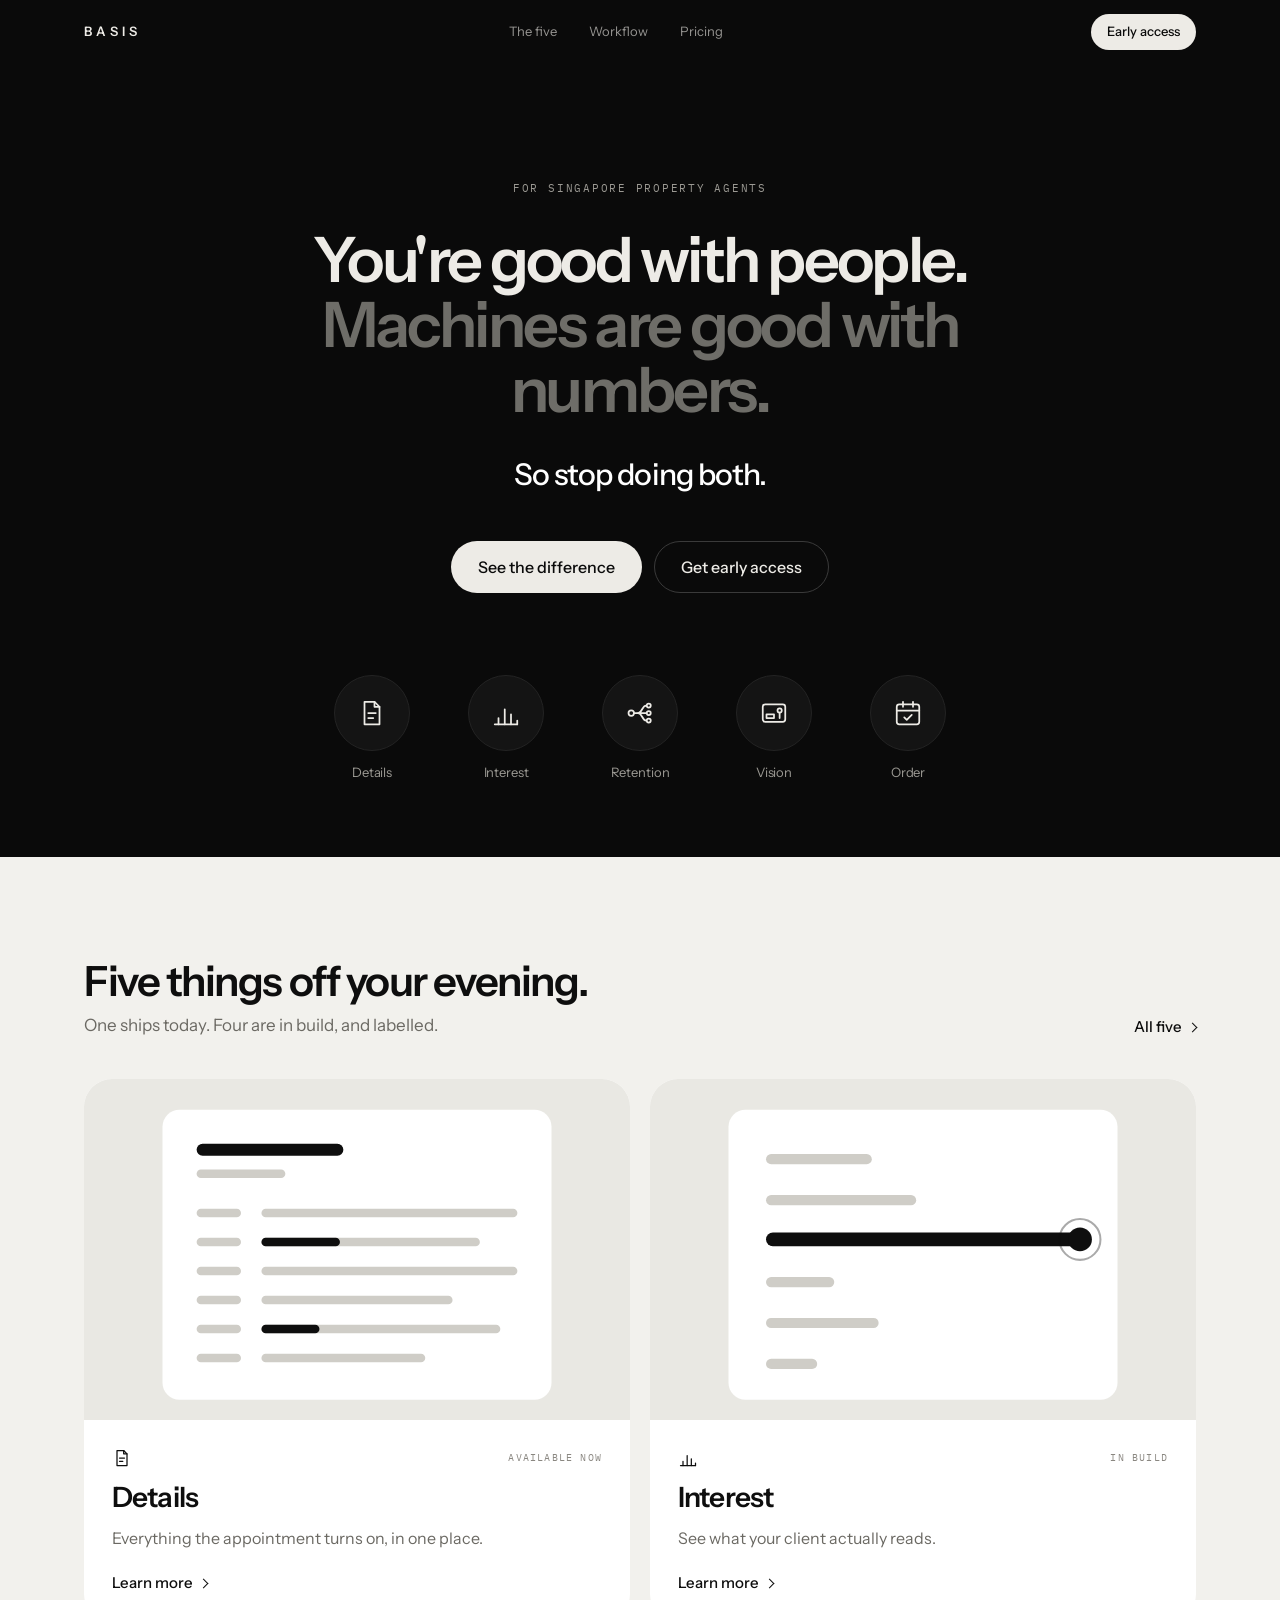
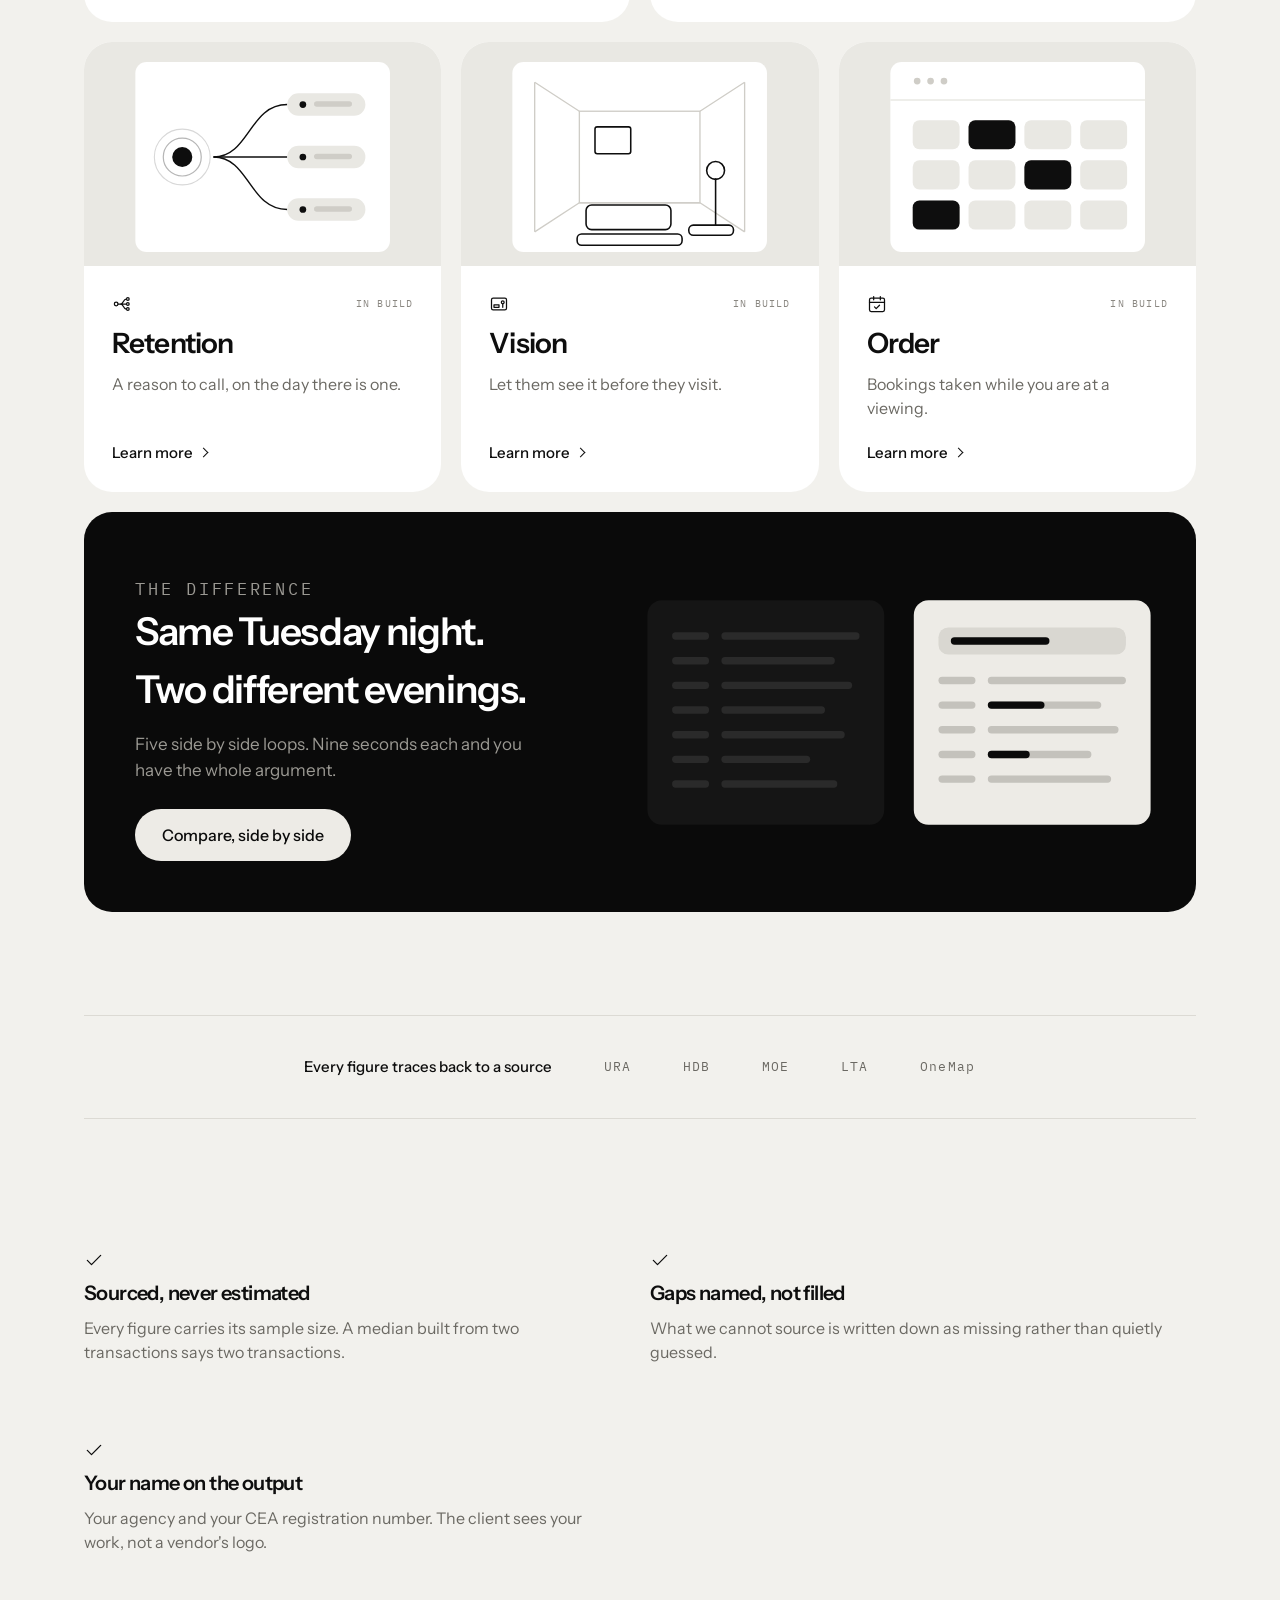
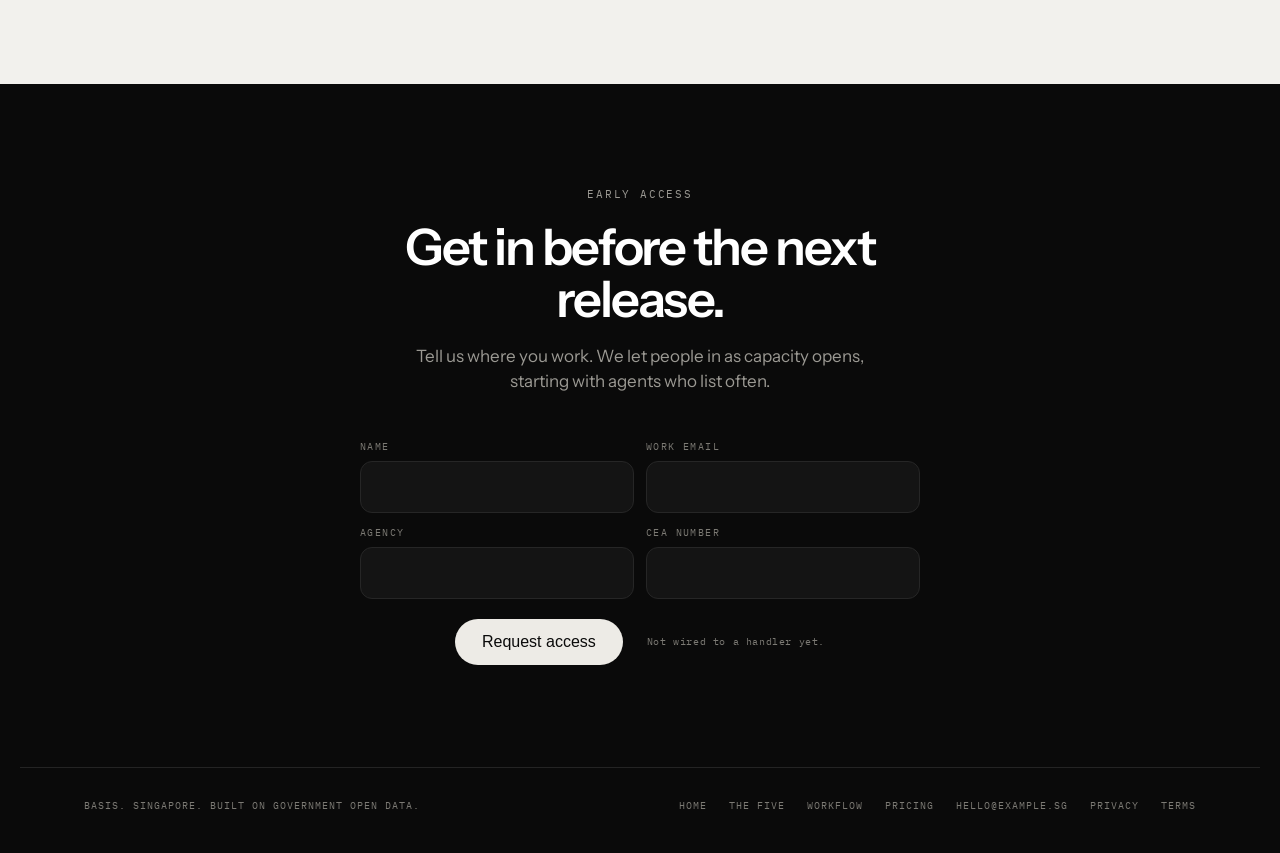
<file: index.html>
<!DOCTYPE html>
<html lang="en-SG">
<head>
<meta charset="utf-8">
<meta name="viewport" content="width=device-width, initial-scale=1">
<title>BASIS</title>
<meta name="description" content="BASIS does the preparation behind property agency in Singapore. Details, interest, retention, vision, order.">
<meta property="og:title" content="BASIS">
<meta property="og:description" content="You're good with people. Machines are good with numbers. So stop doing both.">
<meta property="og:type" content="website">
<link rel="preconnect" href="https://fonts.googleapis.com">
<link rel="preconnect" href="https://fonts.gstatic.com" crossorigin>
<link href="https://fonts.googleapis.com/css2?family=IBM+Plex+Mono:wght@400&family=Instrument+Sans:wght@400;500;600&display=swap" rel="stylesheet">
<style>
:root{
  --paper:#F2F1ED;
  --surface:#FFFFFF;
  --surface-2:#E9E8E3;
  --surface-3:#DEDCD6;
  --ink:#0E0E0E;
  --ink-deep:#0A0A0A;
  --muted:#6B6963;
  --faint:#8A8781;
  --rule:#DCDAD4;
  --rule-soft:#E6E4DF;
  --on-ink:#EDEBE6;
  --on-ink-muted:#9B9993;
  --on-ink-rule:#242424;

  --sans:"Instrument Sans",-apple-system,BlinkMacSystemFont,"Segoe UI",Helvetica,Arial,sans-serif;
  --mono:"IBM Plex Mono",ui-monospace,"SF Mono",Menlo,monospace;

  --gut:clamp(20px,5vw,64px);
  --wide:1240px;
  --nav-h:64px;
  --r:20px;
  --r-lg:28px;
  --r-sm:12px;
}

*{box-sizing:border-box;}
html{-webkit-text-size-adjust:100%;scroll-behavior:smooth;}
body{
  margin:0;background:var(--paper);color:var(--ink);
  font-family:var(--sans);font-size:17px;line-height:1.5;
  -webkit-font-smoothing:antialiased;
}
a{color:inherit;text-decoration:none;}
img,svg{max-width:100%;}
:focus-visible{outline:2px solid var(--ink);outline-offset:3px;border-radius:4px;}
.wrap{max-width:var(--wide);margin:0 auto;padding-left:var(--gut);padding-right:var(--gut);}
.sr{position:absolute;width:1px;height:1px;overflow:hidden;clip:rect(0 0 0 0);white-space:nowrap;}
.label{
  font-family:var(--mono);font-size:.6875rem;letter-spacing:.16em;
  text-transform:uppercase;color:var(--faint);margin:0;
}

/* ---------- nav ---------- */
.nav{
  position:fixed;top:0;left:0;right:0;z-index:80;height:var(--nav-h);
  transition:background .3s,color .3s,border-color .3s;
  border-bottom:1px solid transparent;
}
.nav-in{display:flex;align-items:center;justify-content:space-between;height:var(--nav-h);gap:20px;}
.mark{font-size:.8125rem;font-weight:600;letter-spacing:.3em;text-transform:uppercase;}
.nav-links{display:none;gap:32px;font-size:.8125rem;}
.nav-links a{opacity:.62;transition:opacity .2s;}
.nav-links a:hover,.nav-links a[aria-current="page"]{opacity:1;}
.nav-cta{
  font-size:.8125rem;font-weight:500;padding:8px 16px;border-radius:100px;
  background:var(--ink);color:var(--paper);transition:opacity .2s;white-space:nowrap;
}
.nav-cta:hover{opacity:.82;}
@media(min-width:880px){.nav-links{display:flex;}}
.nav[data-mode="dark"]{color:var(--on-ink);}
.nav[data-mode="dark"] .nav-cta{background:var(--on-ink);color:var(--ink-deep);}
.nav[data-mode="dark"].stuck{background:rgba(10,10,10,.78);backdrop-filter:saturate(160%) blur(16px);border-bottom-color:var(--on-ink-rule);}
.nav[data-mode="light"]{color:var(--ink);background:rgba(242,241,237,.78);backdrop-filter:saturate(160%) blur(16px);border-bottom-color:var(--rule);}

/* ---------- hero ---------- */
.hero{
  background:var(--ink-deep);color:var(--on-ink);
  padding:calc(var(--nav-h) + clamp(58px,10vw,116px)) 0 clamp(40px,5vw,60px);
  text-align:center;
}
.hero .label{color:var(--on-ink-muted);margin-bottom:clamp(20px,3vw,30px);}
h1{
  font-size:clamp(2.05rem,4.9vw,4.05rem);
  line-height:1.04;letter-spacing:-.042em;font-weight:600;
  margin:0 auto;max-width:21ch;
}
h1 .dim{color:#6E6D68;}
.hero-sub{
  font-size:clamp(1.25rem,2.6vw,1.875rem);letter-spacing:-.03em;font-weight:500;
  margin:clamp(20px,3vw,30px) auto 0;color:#fff;
}
.hero-acts{display:flex;flex-wrap:wrap;gap:12px;justify-content:center;margin-top:clamp(30px,4vw,44px);}
.btn{
  display:inline-block;font-size:1rem;font-weight:500;
  padding:13px 26px;border-radius:100px;border:1px solid transparent;
  background:var(--on-ink);color:var(--ink-deep);
  transition:opacity .2s,transform .2s,background .2s,color .2s;
}
.btn:hover{opacity:.85;}
.btn.ghost{background:transparent;color:var(--on-ink);border-color:#3A3A3A;}
.btn.ghost:hover{border-color:var(--on-ink);opacity:1;}
.btn.dark{background:var(--ink);color:var(--paper);}
.btn.dark:hover{opacity:.85;}
.btn.plain{background:transparent;color:var(--ink);border-color:var(--rule);}
.btn.plain:hover{border-color:var(--ink);}

/* ---------- quick tiles ---------- */
.quick{
  background:var(--ink-deep);padding:clamp(10px,2vw,22px) 0 clamp(44px,6vw,68px);
}
.quick-row{
  display:flex;gap:clamp(14px,2.4vw,30px);justify-content:flex-start;
  overflow-x:auto;scroll-snap-type:x mandatory;padding-bottom:6px;
  -ms-overflow-style:none;scrollbar-width:none;
}
.quick-row::-webkit-scrollbar{display:none;}
@media(min-width:820px){.quick-row{justify-content:center;overflow:visible;}}
.quick-tile{
  flex:none;width:104px;scroll-snap-align:center;
  display:flex;flex-direction:column;align-items:center;gap:12px;
  color:var(--on-ink-muted);transition:color .2s;
}
.quick-tile:hover{color:var(--on-ink);}
.quick-ico{
  width:76px;height:76px;border-radius:50%;
  background:#141414;border:1px solid #232323;
  display:grid;place-items:center;transition:background .25s,transform .25s,border-color .25s;
}
.quick-tile:hover .quick-ico{background:#1C1C1C;border-color:#3A3A3A;transform:translateY(-3px);}
.quick-ico svg{width:30px;height:30px;stroke:var(--on-ink);fill:none;stroke-width:1.4;stroke-linecap:round;stroke-linejoin:round;}
.quick-tile span{font-size:.8125rem;letter-spacing:-.01em;}

/* ---------- section shell ---------- */
.sec{padding:clamp(56px,8vw,104px) 0;}
.sec-title{
  font-size:clamp(1.65rem,3.6vw,2.6rem);
  line-height:1.06;letter-spacing:-.035em;font-weight:600;margin:0;
}
.sec-top{
  display:flex;align-items:flex-end;justify-content:space-between;
  gap:16px 24px;flex-wrap:wrap;margin-bottom:clamp(24px,3.4vw,40px);
}
.sec-top p.sub{margin:10px 0 0;color:var(--muted);font-size:1.0625rem;max-width:44ch;}
.more{
  font-size:.9375rem;font-weight:500;white-space:nowrap;
  display:inline-flex;align-items:center;gap:7px;
}
.more::after{content:"";width:6px;height:6px;border-right:1.5px solid currentColor;border-bottom:1.5px solid currentColor;transform:rotate(-45deg);transition:transform .2s;}
.more:hover::after{transform:rotate(-45deg) translate(2px,2px);}

/* ---------- cards ---------- */
.cards{display:grid;gap:clamp(14px,1.8vw,20px);}
@media(min-width:720px){.cards{grid-template-columns:repeat(2,1fr);}}
@media(min-width:1040px){
  .cards{grid-template-columns:repeat(6,1fr);}
  .card{grid-column:span 2;}
  .card.wide{grid-column:span 3;}
}
.card{
  background:var(--surface);border-radius:var(--r-lg);overflow:hidden;
  display:flex;flex-direction:column;
  transition:transform .35s cubic-bezier(.2,.7,.2,1),box-shadow .35s;
}
.card:hover{transform:translateY(-4px);box-shadow:0 18px 40px -24px rgba(10,10,10,.35);}
.card-art{
  background:var(--surface-2);aspect-ratio:16/10;position:relative;overflow:hidden;
}
.card-art svg{position:absolute;inset:0;width:100%;height:100%;transition:transform .5s cubic-bezier(.2,.7,.2,1);}
.card:hover .card-art svg{transform:scale(1.035);}
.card-body{padding:clamp(20px,2.4vw,28px);display:flex;flex-direction:column;flex:1;gap:8px;}
.card-meta{display:flex;align-items:center;gap:10px;}
.card-ico{width:20px;height:20px;stroke:var(--ink);fill:none;stroke-width:1.5;stroke-linecap:round;stroke-linejoin:round;flex:none;}
.card-state{
  font-family:var(--mono);font-size:.625rem;letter-spacing:.12em;text-transform:uppercase;
  color:var(--faint);margin-left:auto;
}
.card h3{margin:0;font-size:clamp(1.375rem,2.2vw,1.75rem);letter-spacing:-.03em;font-weight:600;}
.card p{margin:0;color:var(--muted);font-size:1rem;flex:1;}
.card .more{margin-top:14px;}

/* dark promo card */
.promo{
  margin-top:clamp(14px,1.8vw,20px);
  background:var(--ink-deep);color:var(--on-ink);border-radius:var(--r-lg);
  overflow:hidden;display:grid;gap:0;
}
@media(min-width:860px){.promo{grid-template-columns:minmax(0,1fr) minmax(0,1.15fr);align-items:center;}}
.promo-txt{padding:clamp(28px,4vw,52px);}
.promo h3{margin:0;font-size:clamp(1.6rem,3.2vw,2.4rem);letter-spacing:-.035em;font-weight:600;color:#fff;max-width:16ch;}
.promo p{margin:14px 0 0;color:#9B9993;font-size:1.0625rem;max-width:40ch;}
.promo .btn{margin-top:26px;}
.promo-art{padding:clamp(20px,3vw,40px);}
.promo-art svg{width:100%;height:auto;display:block;}

/* ---------- strip ---------- */
.strip{
  border-top:1px solid var(--rule);border-bottom:1px solid var(--rule);
  padding:clamp(26px,3.4vw,40px) 0;
  display:flex;flex-wrap:wrap;align-items:center;justify-content:center;
  gap:14px clamp(22px,4vw,52px);text-align:center;
}
.strip b{font-weight:500;font-size:.9375rem;}
.strip span{font-family:var(--mono);font-size:.8125rem;letter-spacing:.1em;color:var(--muted);}

/* ---------- masthead for inner views ---------- */
.masthead{
  background:var(--ink-deep);color:var(--on-ink);text-align:center;
  padding:calc(var(--nav-h) + clamp(58px,8vw,96px)) 0 clamp(48px,7vw,80px);
}
.masthead .label{color:var(--on-ink-muted);}
.masthead h2{
  font-size:clamp(2rem,5vw,3.75rem);line-height:1.03;letter-spacing:-.042em;
  font-weight:600;margin:clamp(18px,2.6vw,28px) auto 0;max-width:18ch;color:#fff;
}
.masthead h2 .dim{color:#6E6D68;}
.masthead .stand{margin:clamp(18px,2.4vw,26px) auto 0;color:#9B9993;max-width:56ch;font-size:1.0625rem;}
.masthead .hero-acts{margin-top:clamp(26px,3.4vw,38px);}

/* ---------- feature detail ---------- */
.detail{padding:clamp(48px,7vw,92px) 0;border-bottom:1px solid var(--rule);}
.detail:target{scroll-margin-top:var(--nav-h);}
.detail-head{display:flex;align-items:center;gap:14px;flex-wrap:wrap;}
.detail-ico{width:26px;height:26px;stroke:var(--ink);fill:none;stroke-width:1.5;stroke-linecap:round;stroke-linejoin:round;}
.detail h2{
  font-size:clamp(2.5rem,8vw,6rem);line-height:.94;letter-spacing:-.05em;
  font-weight:600;margin:clamp(16px,2.4vw,26px) 0 0;text-transform:uppercase;
}
.detail .lead{
  font-size:clamp(1.25rem,2.6vw,1.875rem);line-height:1.14;letter-spacing:-.03em;
  margin:0;max-width:22ch;font-weight:500;
}
.detail-copy{display:grid;gap:clamp(18px,2.4vw,32px);margin-top:clamp(20px,2.6vw,32px);align-items:start;}
@media(min-width:860px){.detail-copy{grid-template-columns:minmax(0,1fr) minmax(0,1.15fr);gap:clamp(40px,6vw,90px);}}
.detail-visual{margin-top:clamp(28px,3.6vw,48px);}
.detail p.body{margin:0;color:var(--muted);font-size:1.0625rem;max-width:52ch;}
.detail p.body + p.body{margin-top:14px;}
.detail p.body b{color:var(--ink);font-weight:600;}
.note{font-family:var(--mono);font-size:.6875rem;letter-spacing:.06em;color:var(--faint);margin:16px 0 0;line-height:1.7;}

.panel{background:var(--surface);border-radius:var(--r);overflow:hidden;}
.panel-art{background:var(--surface-2);aspect-ratio:16/10;position:relative;}
.detail-visual .panel-art{aspect-ratio:20/7;}
@media(max-width:700px){.detail-visual .panel-art{aspect-ratio:16/11;}}
.panel-art svg{position:absolute;inset:0;width:100%;height:100%;}
.panel-list{list-style:none;margin:0;padding:6px 0;}
@media(min-width:760px){.panel-list{display:grid;grid-template-columns:1fr 1fr;column-gap:0;padding:0;}
.panel-list li:nth-child(2){border-top:0;}
.panel-list li:nth-child(odd){border-right:1px solid var(--rule-soft);}}
.panel-list li{
  display:grid;grid-template-columns:2.4rem 1fr;gap:4px 12px;align-items:baseline;
  padding:12px clamp(18px,2.2vw,24px);border-top:1px solid var(--rule-soft);
}
.panel-list li:first-child{border-top:0;}
.panel-list .n{font-family:var(--mono);font-size:.6875rem;color:var(--faint);}
.panel-list .t{font-size:.9375rem;font-weight:500;}
.panel-list .d{grid-column:2;color:var(--muted);font-size:.875rem;margin:0;}
.panel-list .fig{grid-column:2;font-family:var(--mono);font-size:.75rem;}
.panel-list .fig:empty{display:none;}

/* readout */
.readout{background:var(--surface);border-radius:var(--r);padding:clamp(18px,2.2vw,26px);}
.readout-top{display:flex;justify-content:space-between;align-items:center;gap:12px;padding-bottom:14px;border-bottom:1px solid var(--rule-soft);}
.rrow{display:grid;grid-template-columns:1fr;gap:6px;padding:11px 0;border-bottom:1px solid var(--rule-soft);}
@media(min-width:520px){.rrow{grid-template-columns:13ch 1fr 8ch;gap:16px;align-items:center;}}
.rname{font-size:.9375rem;color:var(--muted);}
.rtrack{height:4px;background:var(--surface-3);border-radius:100px;position:relative;overflow:hidden;}
.rfill{position:absolute;left:0;top:0;bottom:0;width:0;background:var(--ink);border-radius:100px;transition:width 1.1s cubic-bezier(.22,.75,.2,1);}
.rcount{font-family:var(--mono);font-size:.75rem;color:var(--faint);}
@media(min-width:520px){.rcount{text-align:right;}}
.readout.played .rfill{width:var(--w);}
.rrow.key .rname,.rrow.key .rcount{color:var(--ink);font-weight:500;}
.rrow:last-of-type{border-bottom:0;}
.verdict{padding-top:18px;border-top:1px solid var(--rule-soft);opacity:0;transform:translateY(5px);transition:opacity .6s .85s,transform .6s .85s;}
.readout.played .verdict{opacity:1;transform:none;}
.verdict p{margin:0;font-size:1rem;max-width:44ch;}
.verdict .sub{margin-top:8px;color:var(--muted);font-size:.8125rem;font-family:var(--mono);}
.play{
  font:inherit;font-family:var(--mono);font-size:.625rem;letter-spacing:.14em;text-transform:uppercase;
  background:var(--surface-2);border:0;color:var(--muted);padding:7px 13px;border-radius:100px;cursor:pointer;
}
.play:hover{color:var(--ink);}
.readout.played .play{opacity:.45;}

.ticks{list-style:none;margin:0;padding:0;}
@media(min-width:760px){.ticks{display:grid;grid-template-columns:repeat(3,1fr);gap:0 clamp(24px,3vw,44px);}
.ticks li{border-top:1px solid var(--rule);}}
.ticks li{
  display:grid;grid-template-columns:22px 1fr;gap:4px 12px;align-items:start;
  padding:14px 0;border-top:1px solid var(--rule);
}
.ticks li:first-child{border-top:0;}
.ticks svg{width:18px;height:18px;stroke:var(--ink);fill:none;stroke-width:1.6;stroke-linecap:round;stroke-linejoin:round;margin-top:3px;}
.ticks .t{font-size:1rem;font-weight:500;}
.ticks .d{grid-column:2;margin:4px 0 0;color:var(--muted);font-size:.9375rem;}

/* ---------- workflow ---------- */
.compare{padding:clamp(44px,6vw,84px) 0;border-bottom:1px solid var(--rule);}
.compare:target{scroll-margin-top:var(--nav-h);}
.compare-head{display:flex;align-items:center;gap:14px;flex-wrap:wrap;}
.compare h3{
  font-size:clamp(2rem,5.4vw,3.6rem);line-height:.95;letter-spacing:-.045em;
  font-weight:600;text-transform:uppercase;margin:clamp(12px,1.8vw,20px) 0 0;
}
.compare-line{font-size:clamp(1.0625rem,1.9vw,1.375rem);letter-spacing:-.02em;margin:14px 0 0;max-width:42ch;color:var(--muted);}
.panes{display:grid;gap:clamp(14px,1.8vw,20px);margin-top:clamp(24px,3vw,38px);}
@media(min-width:840px){.panes{grid-template-columns:1fr 1fr;}}
.pane{background:var(--surface);border-radius:var(--r);overflow:hidden;padding:clamp(18px,2.2vw,24px);}
.pane.with{background:var(--ink-deep);color:var(--on-ink);}
.pane-top{display:flex;justify-content:space-between;align-items:baseline;gap:12px;margin-bottom:16px;}
.pane h4{margin:0;font-size:1rem;font-weight:600;letter-spacing:-.015em;}
.pane.without h4{color:var(--muted);}
.pane .label{color:var(--faint);}
.pane.with .label{color:#5F5D58;}
.pane p.cap{margin:18px 0 0;color:var(--muted);font-size:.9375rem;max-width:40ch;}
.pane.with p.cap{color:#9B9993;}
.stage{position:relative;overflow:hidden;aspect-ratio:16/10;background:var(--surface-2);border-radius:var(--r-sm);}
.pane.with .stage{background:#141414;}
.stage-in{position:absolute;inset:0;padding:16px 18px;display:flex;flex-direction:column;}
.stage-hd{
  font-family:var(--mono);font-size:.625rem;letter-spacing:.12em;text-transform:uppercase;
  color:var(--faint);display:flex;justify-content:space-between;gap:10px;
  padding-bottom:10px;border-bottom:1px solid var(--surface-3);
}
.pane.with .stage-hd{color:#5F5D58;border-bottom-color:#232323;}
.stage-body{flex:1;min-height:0;position:relative;display:flex;flex-direction:column;justify-content:center;gap:7px;padding:12px 0 2px;}
.stage svg{position:absolute;left:0;top:0;width:100%;height:100%;display:block;}
.ln{height:7px;background:var(--surface-3);border-radius:100px;}
.pane.with .ln{background:#242424;}
.ln.hi{background:var(--ink);}
.pane.with .ln.hi{background:var(--on-ink);}
.rowline{display:flex;align-items:center;gap:10px;min-height:14px;}
.rowline .tag{
  font-family:var(--mono);font-size:.5625rem;letter-spacing:.1em;color:var(--faint);
  width:9ch;flex:none;text-transform:uppercase;white-space:nowrap;
}
.pane.with .rowline .tag{color:#6B6963;}
.rowline .bar-t{flex:1;height:4px;background:var(--surface-3);border-radius:100px;position:relative;overflow:hidden;}
.pane.with .rowline .bar-t{background:#242424;}
.rowline .bar-f{position:absolute;left:0;top:0;bottom:0;width:0;background:var(--ink);border-radius:100px;}
.pane.with .rowline .bar-f{background:var(--on-ink);}
.qm{font-family:var(--mono);font-size:.625rem;color:var(--faint);width:2ch;flex:none;text-align:right;}
.pane.with .qm{color:#6B6963;}
.chip{
  font-family:var(--mono);font-size:.5625rem;letter-spacing:.1em;text-transform:uppercase;
  background:var(--surface-3);padding:4px 8px;border-radius:100px;color:var(--muted);
}
.pane.with .chip{background:#232323;color:var(--on-ink-muted);}
.stage-list{position:relative;display:flex;flex-direction:column;gap:7px;}
.marker{position:absolute;left:-6px;right:-6px;top:-4px;height:21px;border-radius:6px;background:rgba(14,14,14,.08);pointer-events:none;}
.addr{display:flex;align-items:center;gap:8px;background:var(--surface);border-radius:8px;padding:8px 10px;margin-bottom:12px;}
.pane.with .addr{background:#1B1B1B;}
.addr .ln{height:6px;}
.caret{width:1px;height:12px;background:var(--ink);flex:none;}
.pane.with .caret{background:var(--on-ink);}
.track{height:4px;background:var(--surface-3);border-radius:100px;position:relative;margin-top:16px;overflow:hidden;}
.pane.with .track{background:#242424;}
.track i{position:absolute;left:0;top:0;bottom:0;background:var(--ink);border-radius:100px;}
.pane.with .track i{background:var(--on-ink);}
.slot{display:flex;align-items:center;gap:10px;}
.slot .cell{flex:1;height:16px;background:var(--surface-3);border-radius:6px;position:relative;overflow:hidden;}
.pane.with .slot .cell{background:#232323;}
.slot .cell i{position:absolute;left:0;top:0;bottom:0;width:66%;background:var(--ink);border-radius:6px;}
.pane.with .slot .cell i{background:var(--on-ink);}
.st-rule{stroke:#CFCDC7;stroke-width:1;fill:none;}
.pane.with .st-rule{stroke:#2C2C2C;}
.st-line{stroke:#0E0E0E;stroke-width:1.4;fill:none;}
.pane.with .st-line{stroke:#EDEBE6;}

/* workflow animation, 9s loop, only while visible */
.compare .anim{animation-duration:9s;animation-iteration-count:infinite;animation-play-state:paused;}
.compare.live .anim{animation-play-state:running;}
.a-rv{clip-path:inset(0 0 100% 0);}
.compare.live .a-rv{animation-name:revealSlow;}
@keyframes revealSlow{0%{clip-path:inset(0 0 100% 0);}86%,100%{clip-path:inset(0 0 0 0);}}
.a-rv-fast{clip-path:inset(0 0 100% 0);}
.compare.live .a-rv-fast{animation-name:revealFast;}
@keyframes revealFast{0%,14%{clip-path:inset(0 0 100% 0);}30%,100%{clip-path:inset(0 0 0 0);}}
.s8{animation-timing-function:steps(8,end);}
.s6{animation-timing-function:steps(6,end);}
.s4{animation-timing-function:steps(4,end);}
.s3{animation-timing-function:steps(3,end);}
.a-type{width:8%;}
.compare.live .a-type{animation-name:typeIn;animation-timing-function:steps(14,end);}
@keyframes typeIn{0%{width:6%;}12%,100%{width:64%;}}
.compare.live .a-caret{animation-name:caret;animation-duration:1.1s;animation-timing-function:steps(2,end);}
@keyframes caret{0%{opacity:1;}50%{opacity:0;}100%{opacity:1;}}
.compare.live .a-wander{animation-name:wander;animation-timing-function:steps(1,end);}
@keyframes wander{
  0%{transform:translateY(0);}13%{transform:translateY(300%);}
  26%{transform:translateY(100%);}39%{transform:translateY(600%);}
  52%{transform:translateY(200%);}65%{transform:translateY(500%);}
  78%{transform:translateY(700%);}91%,100%{transform:translateY(400%);}
}
.a-grow{width:0;}
.compare.live .a-grow{animation-name:grow;animation-timing-function:cubic-bezier(.22,.75,.2,1);}
@keyframes grow{0%,16%{width:0;}44%,92%{width:var(--w);}100%{width:0;}}
.compare.live .a-fade{animation-name:fadeQuiet;animation-timing-function:ease-in-out;}
@keyframes fadeQuiet{0%,6%{opacity:1;}70%,90%{opacity:.14;}100%{opacity:1;}}
.compare.live .a-months{animation-name:months;animation-timing-function:linear;}
@keyframes months{0%,6%{width:2%;}90%{width:100%;}100%{width:2%;}}
.compare.live .a-pulse{animation-name:pulse;animation-timing-function:ease-in-out;}
@keyframes pulse{0%,100%{opacity:.3;}8%{opacity:1;}26%,88%{opacity:.78;}}
.a-draw{stroke-dasharray:var(--len,320);stroke-dashoffset:var(--len,320);}
.compare.live .a-draw{animation-name:draw;animation-timing-function:ease-out;}
@keyframes draw{0%,12%{stroke-dashoffset:var(--len,320);}48%,90%{stroke-dashoffset:0;}100%{stroke-dashoffset:var(--len,320);}}
.compare.live .a-spin{animation-name:spin;transform-origin:50% 62%;animation-timing-function:ease-in-out;}
@keyframes spin{0%,44%{transform:rotate(0deg);}76%,90%{transform:rotate(-7deg);}100%{transform:rotate(0deg);}}

/* ---------- pricing ---------- */
.tiers{display:grid;gap:clamp(14px,1.8vw,20px);}
@media(min-width:880px){.tiers{grid-template-columns:repeat(3,1fr);}}
.tier{background:var(--surface);border-radius:var(--r-lg);padding:clamp(24px,3vw,34px);display:flex;flex-direction:column;}
.tier.feature{background:var(--ink-deep);color:var(--on-ink);}
.tier.feature .label{color:var(--on-ink-muted);}
.tier h3{margin:14px 0 0;font-size:1.625rem;font-weight:600;letter-spacing:-.03em;text-transform:uppercase;}
.tier h3[data-slot]{color:var(--faint);text-transform:none;font-size:1.125rem;}
.tier .price{font-family:var(--mono);font-size:.75rem;letter-spacing:.06em;color:var(--faint);margin:12px 0 22px;}
.tier.feature .price{color:#7C7A74;}
.tier ul{list-style:none;margin:0;padding:0;flex:1;}
.tier li{
  font-size:.9375rem;color:var(--muted);padding:9px 0 9px 24px;position:relative;
}
.tier.feature li{color:#9B9993;}
.tier li::before{
  content:"";position:absolute;left:2px;top:15px;width:9px;height:5px;
  border-left:1.5px solid currentColor;border-bottom:1.5px solid currentColor;
  transform:rotate(-45deg);opacity:.65;
}
.tier .btn{margin-top:24px;text-align:center;}

/* ---------- early access ---------- */
.close-sec{background:var(--ink-deep);color:var(--on-ink);text-align:center;}
.close-sec .label{color:var(--on-ink-muted);}
.close-sec h2{font-size:clamp(1.9rem,4.4vw,3.15rem);line-height:1.04;letter-spacing:-.04em;font-weight:600;margin:18px auto 0;max-width:16ch;color:#fff;}
.close-sec .sub{margin:18px auto 0;color:#9B9993;max-width:46ch;}
.form{display:grid;gap:12px;margin:clamp(30px,4vw,44px) auto 0;max-width:560px;text-align:left;}
@media(min-width:600px){.form{grid-template-columns:1fr 1fr;}}
.field{display:flex;flex-direction:column;gap:7px;}
label{font-family:var(--mono);font-size:.625rem;letter-spacing:.14em;text-transform:uppercase;color:#7C7A74;}
input{
  font:inherit;font-size:1rem;padding:13px 15px;border:1px solid #262626;border-radius:12px;
  background:#141414;color:#fff;min-height:48px;transition:border-color .2s;
}
input:focus{outline:0;border-color:#4A4A4A;}
.form-foot{grid-column:1/-1;display:flex;flex-wrap:wrap;gap:14px 24px;align-items:center;justify-content:center;margin-top:8px;}
.formnote{font-family:var(--mono);font-size:.625rem;letter-spacing:.06em;color:#7C7A74;margin:0;max-width:36ch;line-height:1.7;}

/* ---------- footer ---------- */
footer{background:var(--ink-deep);color:#7C7A74;padding:0 0 40px;}
.foot{
  display:flex;flex-wrap:wrap;gap:12px 28px;justify-content:space-between;align-items:center;
  padding-top:30px;border-top:1px solid var(--on-ink-rule);
  font-family:var(--mono);font-size:.625rem;letter-spacing:.1em;text-transform:uppercase;
}
.foot a:hover{color:var(--on-ink);}
.foot nav{display:flex;flex-wrap:wrap;gap:10px 22px;}

/* ---------- views and motion ---------- */
.view{display:none;}
.view.is-active{display:block;}
.rv{opacity:0;transform:translateY(18px);transition:opacity .8s cubic-bezier(.2,.7,.2,1),transform .8s cubic-bezier(.2,.7,.2,1);}
.rv.in{opacity:1;transform:none;}
@media(prefers-reduced-motion:reduce){
  html{scroll-behavior:auto;}
  .rv,.rfill,.verdict,.card,.card-art svg{transition:none;}
  .rv{opacity:1;transform:none;}
  .compare .anim{animation:none!important;}
  .a-rv,.a-rv-fast{clip-path:none;}
  .a-type{width:64%;}
  .a-grow{width:var(--w);}
  .a-draw{stroke-dashoffset:0;}
}
</style>
</head>
<body>

<svg width="0" height="0" style="position:absolute" aria-hidden="true" focusable="false">
  <symbol id="i-details" viewBox="0 0 24 24"><path d="M6 3h8l4 4v14H6z"/><path d="M14 3v4h4"/><path d="M9 12h6M9 16h4"/></symbol>
  <symbol id="i-interest" viewBox="0 0 24 24"><path d="M3 21h18"/><path d="M6 21v-5M11 21V9M16 21v-8M21 21v-3"/></symbol>
  <symbol id="i-retention" viewBox="0 0 24 24"><circle cx="5" cy="12" r="2.2"/><path d="M7.2 12h3.3"/><path d="M10.5 12c3.4 0 3-6 6.4-6M10.5 12h6.4M10.5 12c3.4 0 3 6 6.4 6"/><circle cx="19" cy="6" r="1.6"/><circle cx="19" cy="12" r="1.6"/><circle cx="19" cy="18" r="1.6"/></symbol>
  <symbol id="i-vision" viewBox="0 0 24 24"><rect x="3" y="5" width="18" height="14" rx="2"/><path d="M6 16h6v-3H6z"/><circle cx="16.5" cy="10" r="1.7"/><path d="M16.5 11.7V16"/></symbol>
  <symbol id="i-order" viewBox="0 0 24 24"><rect x="3" y="5" width="18" height="16" rx="2"/><path d="M3 10h18M8 3v4M16 3v4"/><path d="M9 15.5l2 2 4-4"/></symbol>
  <symbol id="i-tick" viewBox="0 0 24 24"><path d="M4 12.5l5 5L20 6.5"/></symbol>
</svg>

<header class="nav" id="nav" data-mode="dark">
  <div class="wrap nav-in">
    <a class="mark" href="#home" data-view="home">Basis</a>
    <nav class="nav-links">
      <a href="#five" data-view="five">The five</a>
      <a href="#workflow" data-view="workflow">Workflow</a>
      <a href="#pricing" data-view="pricing">Pricing</a>
    </nav>
    <a class="nav-cta" href="#access">Early access</a>
  </div>
</header>

<main id="top">

  <section class="view is-active" id="view-home">
    <section class="hero">
      <div class="wrap">
        <p class="label">For Singapore property agents</p>
        <h1>You're good with people. <span class="dim">Machines are good with numbers.</span></h1>
        <p class="hero-sub">So stop doing both.</p>
        <div class="hero-acts">
          <a class="btn" href="#workflow">See the difference</a>
          <a class="btn ghost" href="#access">Get early access</a>
        </div>
      </div>
    </section>

    <section class="quick">
      <div class="wrap">
        <div class="quick-row">
        <a class="quick-tile" href="#five/details">
          <span class="quick-ico"><svg  aria-hidden="true"><use href="#i-details"></use></svg></span>
          <span>Details</span>
        </a>
        <a class="quick-tile" href="#five/interest">
          <span class="quick-ico"><svg  aria-hidden="true"><use href="#i-interest"></use></svg></span>
          <span>Interest</span>
        </a>
        <a class="quick-tile" href="#five/retention">
          <span class="quick-ico"><svg  aria-hidden="true"><use href="#i-retention"></use></svg></span>
          <span>Retention</span>
        </a>
        <a class="quick-tile" href="#five/vision">
          <span class="quick-ico"><svg  aria-hidden="true"><use href="#i-vision"></use></svg></span>
          <span>Vision</span>
        </a>
        <a class="quick-tile" href="#five/order">
          <span class="quick-ico"><svg  aria-hidden="true"><use href="#i-order"></use></svg></span>
          <span>Order</span>
        </a>
        </div>
      </div>
    </section>

    <section class="sec">
      <div class="wrap">
        <div class="sec-top rv">
          <div>
            <h2 class="sec-title">Five things off your evening.</h2>
            <p class="sub">One ships today. Four are in build, and labelled.</p>
          </div>
          <a class="more" href="#five">All five</a>
        </div>

        <div class="cards rv">
        <a class="card wide" href="#five/details">
          <div class="card-art"><svg viewBox="0 0 320 200" role="img" aria-label="Illustration: a sourced deck, eight sections">
  <rect x="46" y="18" width="228" height="170" rx="10" fill="#FFFFFF"/>
  <rect x="66" y="38" width="86" height="7" rx="3.5" fill="#0E0E0E"/>
  <rect x="66" y="53" width="52" height="5" rx="2.5" fill="#CFCDC7"/>
  <g fill="#CFCDC7">
    <rect x="66" y="76" width="26" height="5" rx="2.5"/><rect x="104" y="76" width="150" height="5" rx="2.5"/>
    <rect x="66" y="93" width="26" height="5" rx="2.5"/><rect x="104" y="93" width="128" height="5" rx="2.5"/>
    <rect x="66" y="110" width="26" height="5" rx="2.5"/><rect x="104" y="110" width="150" height="5" rx="2.5"/>
    <rect x="66" y="127" width="26" height="5" rx="2.5"/><rect x="104" y="127" width="112" height="5" rx="2.5"/>
    <rect x="66" y="144" width="26" height="5" rx="2.5"/><rect x="104" y="144" width="140" height="5" rx="2.5"/>
    <rect x="66" y="161" width="26" height="5" rx="2.5"/><rect x="104" y="161" width="96" height="5" rx="2.5"/>
  </g>
  <rect x="104" y="93" width="46" height="5" rx="2.5" fill="#0E0E0E"/>
  <rect x="104" y="144" width="34" height="5" rx="2.5" fill="#0E0E0E"/>
</svg></div>
          <div class="card-body">
            <div class="card-meta"><svg class="card-ico" aria-hidden="true"><use href="#i-details"></use></svg><span class="card-state">Available now</span></div>
            <h3>Details</h3>
            <p>Everything the appointment turns on, in one place.</p>
            <span class="more">Learn more</span>
          </div>
        </a>
        <a class="card wide" href="#five/interest">
          <div class="card-art"><svg viewBox="0 0 320 200" role="img" aria-label="Illustration: one section read far more than the others">
  <rect x="46" y="18" width="228" height="170" rx="10" fill="#FFFFFF"/>
  <g fill="#CFCDC7">
    <rect x="68" y="44" width="62" height="6" rx="3"/>
    <rect x="68" y="68" width="88" height="6" rx="3"/>
    <rect x="68" y="116" width="40" height="6" rx="3"/>
    <rect x="68" y="140" width="66" height="6" rx="3"/>
    <rect x="68" y="164" width="30" height="6" rx="3"/>
  </g>
  <rect x="68" y="90" width="184" height="8" rx="4" fill="#0E0E0E"/>
  <circle cx="252" cy="94" r="7" fill="#0E0E0E"/>
  <circle cx="252" cy="94" r="12" fill="none" stroke="#0E0E0E" stroke-width="1.2" opacity=".35"/>
</svg></div>
          <div class="card-body">
            <div class="card-meta"><svg class="card-ico" aria-hidden="true"><use href="#i-interest"></use></svg><span class="card-state">In build</span></div>
            <h3>Interest</h3>
            <p>See what your client actually reads.</p>
            <span class="more">Learn more</span>
          </div>
        </a>
        <a class="card" href="#five/retention">
          <div class="card-art"><svg viewBox="0 0 320 200" role="img" aria-label="Illustration: one announcement routed to three client groups">
  <rect x="46" y="18" width="228" height="170" rx="10" fill="#FFFFFF"/>
  <circle cx="88" cy="103" r="9" fill="#0E0E0E"/>
  <circle cx="88" cy="103" r="17" fill="none" stroke="#0E0E0E" stroke-width="1.1" opacity=".3"/>
  <circle cx="88" cy="103" r="25" fill="none" stroke="#0E0E0E" stroke-width="1" opacity=".16"/>
  <path d="M116 103 C 148 103, 148 56, 182 56" fill="none" stroke="#0E0E0E" stroke-width="1.3"/>
  <path d="M116 103 H 182" fill="none" stroke="#0E0E0E" stroke-width="1.3"/>
  <path d="M116 103 C 148 103, 148 150, 182 150" fill="none" stroke="#0E0E0E" stroke-width="1.3"/>
  <rect x="182" y="46" width="70" height="20" rx="10" fill="#E9E8E3"/>
  <rect x="182" y="93" width="70" height="20" rx="10" fill="#E9E8E3"/>
  <rect x="182" y="140" width="70" height="20" rx="10" fill="#E9E8E3"/>
  <g fill="#0E0E0E"><circle cx="196" cy="56" r="3"/><circle cx="196" cy="103" r="3"/><circle cx="196" cy="150" r="3"/></g>
  <g fill="#CFCDC7"><rect x="206" y="53" width="34" height="5" rx="2.5"/><rect x="206" y="100" width="34" height="5" rx="2.5"/><rect x="206" y="147" width="34" height="5" rx="2.5"/></g>
</svg></div>
          <div class="card-body">
            <div class="card-meta"><svg class="card-ico" aria-hidden="true"><use href="#i-retention"></use></svg><span class="card-state">In build</span></div>
            <h3>Retention</h3>
            <p>A reason to call, on the day there is one.</p>
            <span class="more">Learn more</span>
          </div>
        </a>
        <a class="card" href="#five/vision">
          <div class="card-art"><svg viewBox="0 0 320 200" role="img" aria-label="Illustration: an empty room furnished and shown in 3D">
  <rect x="46" y="18" width="228" height="170" rx="10" fill="#FFFFFF"/>
  <g fill="none" stroke="#CFCDC7" stroke-width="1.2">
    <path d="M66 36 L106 62 M254 36 L214 62 M66 170 L106 144 M254 170 L214 144"/>
    <rect x="106" y="62" width="108" height="82"/>
    <path d="M66 36 V170 M254 36 V170 M106 144 H214"/>
  </g>
  <g fill="none" stroke="#0E0E0E" stroke-width="1.4">
    <rect x="112" y="146" width="76" height="22" rx="5"/>
    <rect x="104" y="172" width="94" height="10" rx="4"/>
    <rect x="120" y="76" width="32" height="24" rx="2"/>
    <rect x="204" y="164" width="40" height="9" rx="4"/>
    <path d="M228 122 V164"/><circle cx="228" cy="115" r="8"/>
  </g>
</svg></div>
          <div class="card-body">
            <div class="card-meta"><svg class="card-ico" aria-hidden="true"><use href="#i-vision"></use></svg><span class="card-state">In build</span></div>
            <h3>Vision</h3>
            <p>Let them see it before they visit.</p>
            <span class="more">Learn more</span>
          </div>
        </a>
        <a class="card" href="#five/order">
          <div class="card-art"><svg viewBox="0 0 320 200" role="img" aria-label="Illustration: a booking calendar filling itself">
  <rect x="46" y="18" width="228" height="170" rx="10" fill="#FFFFFF"/>
  <path d="M46 52 H274" stroke="#E9E8E3" stroke-width="1.4"/>
  <g fill="#CFCDC7"><circle cx="70" cy="35" r="3"/><circle cx="82" cy="35" r="3"/><circle cx="94" cy="35" r="3"/></g>
  <g fill="#E9E8E3">
    <rect x="66" y="70" width="42" height="26" rx="6"/><rect x="116" y="70" width="42" height="26" rx="6"/>
    <rect x="166" y="70" width="42" height="26" rx="6"/><rect x="216" y="70" width="42" height="26" rx="6"/>
    <rect x="66" y="106" width="42" height="26" rx="6"/><rect x="116" y="106" width="42" height="26" rx="6"/>
    <rect x="166" y="106" width="42" height="26" rx="6"/><rect x="216" y="106" width="42" height="26" rx="6"/>
    <rect x="66" y="142" width="42" height="26" rx="6"/><rect x="116" y="142" width="42" height="26" rx="6"/>
    <rect x="166" y="142" width="42" height="26" rx="6"/><rect x="216" y="142" width="42" height="26" rx="6"/>
  </g>
  <g fill="#0E0E0E">
    <rect x="116" y="70" width="42" height="26" rx="6"/>
    <rect x="166" y="106" width="42" height="26" rx="6"/>
    <rect x="66" y="142" width="42" height="26" rx="6"/>
  </g>
</svg></div>
          <div class="card-body">
            <div class="card-meta"><svg class="card-ico" aria-hidden="true"><use href="#i-order"></use></svg><span class="card-state">In build</span></div>
            <h3>Order</h3>
            <p>Bookings taken while you are at a viewing.</p>
            <span class="more">Learn more</span>
          </div>
        </a>
        </div>

        <a class="promo rv" href="#workflow">
          <div class="promo-txt">
            <p class="label" style="color:#9B9993">The difference</p>
            <h3>Same Tuesday night. Two different evenings.</h3>
            <p>Five side by side loops. Nine seconds each and you have the whole argument.</p>
            <span class="btn">Compare, side by side</span>
          </div>
          <div class="promo-art"><svg viewBox="0 0 420 210" role="img" aria-label="Illustration: the same evening, before and after">
  <rect x="6" y="14" width="192" height="182" rx="12" fill="#151515"/>
  <g fill="#2A2A2A">
    <rect x="26" y="40" width="30" height="6" rx="3"/><rect x="66" y="40" width="112" height="6" rx="3"/>
    <rect x="26" y="60" width="30" height="6" rx="3"/><rect x="66" y="60" width="92" height="6" rx="3"/>
    <rect x="26" y="80" width="30" height="6" rx="3"/><rect x="66" y="80" width="106" height="6" rx="3"/>
    <rect x="26" y="100" width="30" height="6" rx="3"/><rect x="66" y="100" width="84" height="6" rx="3"/>
    <rect x="26" y="120" width="30" height="6" rx="3"/><rect x="66" y="120" width="100" height="6" rx="3"/>
    <rect x="26" y="140" width="30" height="6" rx="3"/><rect x="66" y="140" width="72" height="6" rx="3"/>
    <rect x="26" y="160" width="30" height="6" rx="3"/><rect x="66" y="160" width="94" height="6" rx="3"/>
  </g>
  <rect x="222" y="14" width="192" height="182" rx="12" fill="#EDEBE6"/>
  <rect x="242" y="36" width="152" height="22" rx="8" fill="#D9D7D1"/>
  <rect x="252" y="44" width="80" height="6" rx="3" fill="#0A0A0A"/>
  <g fill="#C4C2BC">
    <rect x="242" y="76" width="30" height="6" rx="3"/><rect x="282" y="76" width="112" height="6" rx="3"/>
    <rect x="242" y="96" width="30" height="6" rx="3"/><rect x="282" y="96" width="92" height="6" rx="3"/>
    <rect x="242" y="116" width="30" height="6" rx="3"/><rect x="282" y="116" width="106" height="6" rx="3"/>
    <rect x="242" y="136" width="30" height="6" rx="3"/><rect x="282" y="136" width="84" height="6" rx="3"/>
    <rect x="242" y="156" width="30" height="6" rx="3"/><rect x="282" y="156" width="100" height="6" rx="3"/>
  </g>
  <rect x="282" y="96" width="46" height="6" rx="3" fill="#0A0A0A"/>
  <rect x="282" y="136" width="34" height="6" rx="3" fill="#0A0A0A"/>
</svg></div>
        </a>
      </div>
    </section>

    <div class="wrap">
      <div class="strip rv">
        <b>Every figure traces back to a source</b>
        <span>URA</span><span>HDB</span><span>MOE</span><span>LTA</span><span>OneMap</span>
      </div>
    </div>

    <section class="sec">
      <div class="wrap">
        <div class="cards rv" style="grid-template-columns:repeat(auto-fit,minmax(260px,1fr))">
          <div class="card" style="background:transparent">
            <div class="card-body" style="padding-left:0">
              <div class="card-meta"><svg class="card-ico" aria-hidden="true"><use href="#i-tick"></use></svg></div>
              <h3 style="font-size:1.25rem">Sourced, never estimated</h3>
              <p>Every figure carries its sample size. A median built from two transactions says two transactions.</p>
            </div>
          </div>
          <div class="card" style="background:transparent">
            <div class="card-body" style="padding-left:0">
              <div class="card-meta"><svg class="card-ico" aria-hidden="true"><use href="#i-tick"></use></svg></div>
              <h3 style="font-size:1.25rem">Gaps named, not filled</h3>
              <p>What we cannot source is written down as missing rather than quietly guessed.</p>
            </div>
          </div>
          <div class="card" style="background:transparent">
            <div class="card-body" style="padding-left:0">
              <div class="card-meta"><svg class="card-ico" aria-hidden="true"><use href="#i-tick"></use></svg></div>
              <h3 style="font-size:1.25rem">Your name on the output</h3>
              <p>Your agency and your CEA registration number. The client sees your work, not a vendor's logo.</p>
            </div>
          </div>
        </div>
      </div>
    </section>
  </section>

  <section class="view" id="view-five">
    <section class="masthead">
      <div class="wrap">
        <p class="label">The five</p>
        <h2>Details, interest, retention, vision, order.</h2>
        <p class="stand">One ships today. Four are in build, and say so.</p>
        <div class="hero-acts"><a class="btn" href="#workflow">See them side by side</a></div>
      </div>
    </section>

    <div class="wrap">
    <article class="detail rv" id="details">
      <div class="detail-head"><svg class="detail-ico" aria-hidden="true"><use href="#i-details"></use></svg><p class="label">01</p><p class="label" style="margin-left:auto">Available now</p></div>
      <h2>Details</h2>
      <div class="detail-copy">
        <p class="lead">A deal turns on a detail. Usually one you did not check.</p>
        <div>
          <p class="body">Type an address. Every detail worth having comes back in eight sections, each figure carrying its source and the number of transactions behind it.</p>
          <p class="body">What we cannot source is named as missing rather than quietly filled in.</p>
          <p class="note">Figures load from captured output. The slots stay empty until there is a real number to put in them.</p>
        </div>
      </div>
      <div class="detail-visual">
          <div class="panel">
            <div class="panel-art"><svg viewBox="0 0 320 200" role="img" aria-label="Illustration: a sourced deck, eight sections">
  <rect x="46" y="18" width="228" height="170" rx="10" fill="#FFFFFF"/>
  <rect x="66" y="38" width="86" height="7" rx="3.5" fill="#0E0E0E"/>
  <rect x="66" y="53" width="52" height="5" rx="2.5" fill="#CFCDC7"/>
  <g fill="#CFCDC7">
    <rect x="66" y="76" width="26" height="5" rx="2.5"/><rect x="104" y="76" width="150" height="5" rx="2.5"/>
    <rect x="66" y="93" width="26" height="5" rx="2.5"/><rect x="104" y="93" width="128" height="5" rx="2.5"/>
    <rect x="66" y="110" width="26" height="5" rx="2.5"/><rect x="104" y="110" width="150" height="5" rx="2.5"/>
    <rect x="66" y="127" width="26" height="5" rx="2.5"/><rect x="104" y="127" width="112" height="5" rx="2.5"/>
    <rect x="66" y="144" width="26" height="5" rx="2.5"/><rect x="104" y="144" width="140" height="5" rx="2.5"/>
    <rect x="66" y="161" width="26" height="5" rx="2.5"/><rect x="104" y="161" width="96" height="5" rx="2.5"/>
  </g>
  <rect x="104" y="93" width="46" height="5" rx="2.5" fill="#0E0E0E"/>
  <rect x="104" y="144" width="34" height="5" rx="2.5" fill="#0E0E0E"/>
</svg></div>
            <ul class="panel-list">
              <li><span class="n">01</span><span class="t">Property details</span><p class="d">Tenure, floor area, completion year and unit mix, read from the registry.</p><span class="fig"></span></li>
              <li><span class="n">02</span><span class="t">Market prices</span><p class="d">Transactions in the project and around it, each median stamped with the sales behind it.</p><span class="fig"></span></li>
              <li><span class="n">03</span><span class="t">Costs and financing</span><p class="d">Stamp duties, the cash and CPF split, and instalments your client can check line by line.</p><span class="fig"></span></li>
              <li><span class="n">04</span><span class="t">Schools</span><p class="d">Inside the one and two kilometre bands, from MOE and OneMap data.</p><span class="fig"></span></li>
              <li><span class="n">05</span><span class="t">Transport</span><p class="d">Stations, bus connections and drive times, from LTA records.</p><span class="fig"></span></li>
              <li><span class="n">06</span><span class="t">Amenities</span><p class="d">What sits within walking distance, located rather than described.</p><span class="fig"></span></li>
              <li><span class="n">07</span><span class="t">Area outlook</span><p class="d">Planning decisions on record, linked back to the primary document.</p><span class="fig"></span></li>
              <li><span class="n">08</span><span class="t">Sources and gaps</span><p class="d">Every source cited, and every figure we could not find named as missing.</p></li>
            </ul>
          </div>
      </div>
    </article>

    <article class="detail rv" id="interest">
      <div class="detail-head"><svg class="detail-ico" aria-hidden="true"><use href="#i-interest"></use></svg><p class="label">02</p><p class="label" style="margin-left:auto">In build</p></div>
      <h2>Interest</h2>
      <div class="detail-copy">
        <p class="lead">Interest is a fact. Stop reading it off a face.</p>
        <div>
          <p class="body">Send the deck as a link instead of a file. You see which sections he opened, how long he stayed, what he forwarded, and what he never went back to.</p>
          <p class="body">He came in talking about schools. He spent fourteen of his nineteen minutes on financing. <b>Open Monday with the section he chose.</b></p>
        </div>
      </div>
      <div class="detail-visual">
          <div class="readout" id="readout">
            <div class="readout-top">
              <p class="label">Client B, three opens</p>
              <button class="play" id="play" type="button">Play session</button>
            </div>
              <div class="rrow"><span class="rname">Property details</span><span class="rtrack"><i class="rfill" style="--w:18%"></i></span><span class="rcount">2 opens</span></div>
              <div class="rrow"><span class="rname">Market prices</span><span class="rtrack"><i class="rfill" style="--w:27%"></i></span><span class="rcount">3 opens</span></div>
              <div class="rrow key"><span class="rname">Costs and financing</span><span class="rtrack"><i class="rfill" style="--w:100%"></i></span><span class="rcount">11 opens</span></div>
              <div class="rrow"><span class="rname">Schools</span><span class="rtrack"><i class="rfill" style="--w:9%"></i></span><span class="rcount">1 open</span></div>
              <div class="rrow"><span class="rname">Transport</span><span class="rtrack"><i class="rfill" style="--w:18%"></i></span><span class="rcount">2 opens</span></div>
              <div class="rrow"><span class="rname">Amenities</span><span class="rtrack"><i class="rfill" style="--w:9%"></i></span><span class="rcount">1 open</span></div>
              <div class="rrow"><span class="rname">Area outlook</span><span class="rtrack"><i class="rfill" style="--w:0%"></i></span><span class="rcount">0 opens</span></div>
              <div class="rrow"><span class="rname">Sources and gaps</span><span class="rtrack"><i class="rfill" style="--w:9%"></i></span><span class="rcount">1 open</span></div>
            <div class="verdict">
              <p>Lead with financing. He has already shortlisted the objection for you.</p>
              <p class="sub">14 min of 19 min in one section. Forwarded twice.</p>
            </div>
          </div>
          <p class="note">Illustrative session. No real agent or client data appears on this site. One link per client, revocable, always reading current data.</p>
      </div>
    </article>

    <article class="detail rv" id="retention">
      <div class="detail-head"><svg class="detail-ico" aria-hidden="true"><use href="#i-retention"></use></svg><p class="label">03</p><p class="label" style="margin-left:auto">In build</p></div>
      <h2>Retention</h2>
      <div class="detail-copy">
        <p class="lead">You do not lose clients to competitors. You lose them to silence.</p>
        <div>
          <p class="body">BASIS reads the news and the official record every day, works out which of your clients each change actually touches, groups them, and drafts the message.</p>
          <p class="body"><b>The client who went quiet in March hears from you the morning something moves that affects him.</b></p>
        </div>
      </div>
      <div class="detail-visual">
          <div class="panel">
            <div class="panel-art"><svg viewBox="0 0 320 200" role="img" aria-label="Illustration: one announcement routed to three client groups">
  <rect x="46" y="18" width="228" height="170" rx="10" fill="#FFFFFF"/>
  <circle cx="88" cy="103" r="9" fill="#0E0E0E"/>
  <circle cx="88" cy="103" r="17" fill="none" stroke="#0E0E0E" stroke-width="1.1" opacity=".3"/>
  <circle cx="88" cy="103" r="25" fill="none" stroke="#0E0E0E" stroke-width="1" opacity=".16"/>
  <path d="M116 103 C 148 103, 148 56, 182 56" fill="none" stroke="#0E0E0E" stroke-width="1.3"/>
  <path d="M116 103 H 182" fill="none" stroke="#0E0E0E" stroke-width="1.3"/>
  <path d="M116 103 C 148 103, 148 150, 182 150" fill="none" stroke="#0E0E0E" stroke-width="1.3"/>
  <rect x="182" y="46" width="70" height="20" rx="10" fill="#E9E8E3"/>
  <rect x="182" y="93" width="70" height="20" rx="10" fill="#E9E8E3"/>
  <rect x="182" y="140" width="70" height="20" rx="10" fill="#E9E8E3"/>
  <g fill="#0E0E0E"><circle cx="196" cy="56" r="3"/><circle cx="196" cy="103" r="3"/><circle cx="196" cy="150" r="3"/></g>
  <g fill="#CFCDC7"><rect x="206" y="53" width="34" height="5" rx="2.5"/><rect x="206" y="100" width="34" height="5" rx="2.5"/><rect x="206" y="147" width="34" height="5" rx="2.5"/></g>
</svg></div>
          </div>
          <ul class="ticks" style="margin-top:26px">
              <li><svg class="" aria-hidden="true"><use href="#i-tick"></use></svg><span class="t">Primary record, not a summary</span><p class="d">Parliament and ministry releases read at source.</p></li>
              <li><svg class="" aria-hidden="true"><use href="#i-tick"></use></svg><span class="t">Sorted by client, not by topic</span><p class="d">The question it answers is who this hits.</p></li>
              <li><svg class="" aria-hidden="true"><use href="#i-tick"></use></svg><span class="t">Drafted, never sent without you</span><p class="d">Nothing leaves under your name until you send it.</p></li>
          </ul>
      </div>
    </article>

    <article class="detail rv" id="vision">
      <div class="detail-head"><svg class="detail-ico" aria-hidden="true"><use href="#i-vision"></use></svg><p class="label">04</p><p class="label" style="margin-left:auto">In build</p></div>
      <h2>Vision</h2>
      <div class="detail-copy">
        <p class="lead">Most buyers cannot picture it. So hand them the picture.</p>
        <div>
          <p class="body">Furnish the empty room in the photograph, with every piece identified and the shops that sell it.</p>
          <p class="body">Then let them walk the unit in 3D, from a phone, at midnight. <b>The ones who turn up have already decided the layout works.</b></p>
        </div>
      </div>
      <div class="detail-visual">
          <div class="panel">
            <div class="panel-art"><svg viewBox="0 0 320 200" role="img" aria-label="Illustration: an empty room furnished and shown in 3D">
  <rect x="46" y="18" width="228" height="170" rx="10" fill="#FFFFFF"/>
  <g fill="none" stroke="#CFCDC7" stroke-width="1.2">
    <path d="M66 36 L106 62 M254 36 L214 62 M66 170 L106 144 M254 170 L214 144"/>
    <rect x="106" y="62" width="108" height="82"/>
    <path d="M66 36 V170 M254 36 V170 M106 144 H214"/>
  </g>
  <g fill="none" stroke="#0E0E0E" stroke-width="1.4">
    <rect x="112" y="146" width="76" height="22" rx="5"/>
    <rect x="104" y="172" width="94" height="10" rx="4"/>
    <rect x="120" y="76" width="32" height="24" rx="2"/>
    <rect x="204" y="164" width="40" height="9" rx="4"/>
    <path d="M228 122 V164"/><circle cx="228" cy="115" r="8"/>
  </g>
</svg></div>
          </div>
          <ul class="ticks" style="margin-top:26px">
              <li><svg class="" aria-hidden="true"><use href="#i-tick"></use></svg><span class="t">Furnished from a photograph</span><p class="d">Upload a bare room, get a styled one back.</p></li>
              <li><svg class="" aria-hidden="true"><use href="#i-tick"></use></svg><span class="t">Pieces identified, with sources</span><p class="d">A list your client can actually buy from.</p></li>
              <li><svg class="" aria-hidden="true"><use href="#i-tick"></use></svg><span class="t">The unit in 3D</span><p class="d">Built from the floor plan, not a camera rig you book.</p></li>
          </ul>
      </div>
    </article>

    <article class="detail rv" id="order">
      <div class="detail-head"><svg class="detail-ico" aria-hidden="true"><use href="#i-order"></use></svg><p class="label">05</p><p class="label" style="margin-left:auto">In build</p></div>
      <h2>Order</h2>
      <div class="detail-copy">
        <p class="lead">Both meanings. Bookings taken, and a week that arranges itself.</p>
        <div>
          <p class="body">A site under your own name, carrying your listings and your CEA registration number, taking consultations while you are in someone else's living room.</p>
          <p class="body">You are unreachable for most of the working day. <b>This is the part of you that is not.</b></p>
        </div>
      </div>
      <div class="detail-visual">
          <div class="panel">
            <div class="panel-art"><svg viewBox="0 0 320 200" role="img" aria-label="Illustration: a booking calendar filling itself">
  <rect x="46" y="18" width="228" height="170" rx="10" fill="#FFFFFF"/>
  <path d="M46 52 H274" stroke="#E9E8E3" stroke-width="1.4"/>
  <g fill="#CFCDC7"><circle cx="70" cy="35" r="3"/><circle cx="82" cy="35" r="3"/><circle cx="94" cy="35" r="3"/></g>
  <g fill="#E9E8E3">
    <rect x="66" y="70" width="42" height="26" rx="6"/><rect x="116" y="70" width="42" height="26" rx="6"/>
    <rect x="166" y="70" width="42" height="26" rx="6"/><rect x="216" y="70" width="42" height="26" rx="6"/>
    <rect x="66" y="106" width="42" height="26" rx="6"/><rect x="116" y="106" width="42" height="26" rx="6"/>
    <rect x="166" y="106" width="42" height="26" rx="6"/><rect x="216" y="106" width="42" height="26" rx="6"/>
    <rect x="66" y="142" width="42" height="26" rx="6"/><rect x="116" y="142" width="42" height="26" rx="6"/>
    <rect x="166" y="142" width="42" height="26" rx="6"/><rect x="216" y="142" width="42" height="26" rx="6"/>
  </g>
  <g fill="#0E0E0E">
    <rect x="116" y="70" width="42" height="26" rx="6"/>
    <rect x="166" y="106" width="42" height="26" rx="6"/>
    <rect x="66" y="142" width="42" height="26" rx="6"/>
  </g>
</svg></div>
          </div>
          <ul class="ticks" style="margin-top:26px">
              <li><svg class="" aria-hidden="true"><use href="#i-tick"></use></svg><span class="t">A site under your name</span><p class="d">Your listings, your registration number, no vendor's logo.</p></li>
              <li><svg class="" aria-hidden="true"><use href="#i-tick"></use></svg><span class="t">Booked without you</span><p class="d">A calendar that keeps working through a viewing.</p></li>
              <li><svg class="" aria-hidden="true"><use href="#i-tick"></use></svg><span class="t">One place for the day</span><p class="d">Enquiries and bookings in order, not across four apps.</p></li>
          </ul>
      </div>
    </article>
    </div>
  </section>

  <section class="view" id="view-workflow">
    <section class="masthead">
      <div class="wrap">
        <p class="label">Workflow</p>
        <h2>Same Tuesday night. <span class="dim">Two different evenings.</span></h2>
        <p class="stand">Five pairs. Left is how the work happens now. Right is the same work with BASIS in it. Nine seconds each.</p>
      </div>
    </section>

    <div class="wrap">
    <section class="compare rv" id="wf-details">
      <div class="compare-head"><svg class="detail-ico" aria-hidden="true"><use href="#i-details"></use></svg><p class="label">01</p><p class="label" style="margin-left:auto">Available now</p></div>
      <h3>Details</h3>
      <p class="compare-line">Eight sources gathered by hand, against eight sections from one address.</p>
      <div class="panes">
        <div class="pane without">
          <div class="pane-top"><h4>Without BASIS</h4><span class="label">Tuesday, evening</span></div>
          <div class="stage">
            <div class="stage-in">
              <div class="stage-hd"><span>Eight sources, one at a time</span><span>open, copy, paste</span></div>
              <div class="stage-body">
                <div class="stage-list anim a-rv s8">
                  <div class="rowline"><span class="tag">URA</span><span class="ln" style="flex:1"></span></div>
                  <div class="rowline"><span class="tag">HDB</span><span class="ln" style="flex:1"></span></div>
                  <div class="rowline"><span class="tag">MOE</span><span class="ln" style="flex:1"></span></div>
                  <div class="rowline"><span class="tag">LTA</span><span class="ln" style="flex:1"></span></div>
                  <div class="rowline"><span class="tag">ONEMAP</span><span class="ln" style="flex:1"></span></div>
                  <div class="rowline"><span class="tag">URA</span><span class="ln" style="flex:1"></span></div>
                  <div class="rowline"><span class="tag">HDB</span><span class="ln" style="flex:1"></span></div>
                  <div class="rowline"><span class="tag">LTA</span><span class="ln" style="flex:1"></span></div>
                </div>
              </div>
            </div>
          </div>
          <p class="cap">You open the sources one by one and retype what you find.</p>
        </div>
        <div class="pane with">
          <div class="pane-top"><h4>With BASIS</h4><span class="label">Tuesday, evening</span></div>
          <div class="stage">
            <div class="stage-in">
              <div class="stage-hd"><span>One address</span><span>eight sections back</span></div>
              <div class="stage-body">
                <div class="addr"><span class="ln anim a-type" style="height:6px"></span><span class="caret anim a-caret"></span></div>
                <div class="stage-list anim a-rv-fast s8">
                  <div class="rowline"><span class="tag">URA</span><span class="ln" style="flex:1"></span></div>
                  <div class="rowline"><span class="tag">HDB</span><span class="ln" style="flex:1"></span></div>
                  <div class="rowline"><span class="tag">MOE</span><span class="ln" style="flex:1"></span></div>
                  <div class="rowline"><span class="tag">LTA</span><span class="ln" style="flex:1"></span></div>
                  <div class="rowline"><span class="tag">ONEMAP</span><span class="ln" style="flex:1"></span></div>
                  <div class="rowline"><span class="tag">URA</span><span class="ln" style="flex:1"></span></div>
                  <div class="rowline"><span class="tag">HDB</span><span class="ln" style="flex:1"></span></div>
                  <div class="rowline"><span class="tag">LTA</span><span class="ln" style="flex:1"></span></div>
                </div>
              </div>
            </div>
          </div>
          <p class="cap">You type the address once. Eight sections come back sourced.</p>
        </div>
      </div>
    </section>

    <section class="compare rv" id="wf-interest">
      <div class="compare-head"><svg class="detail-ico" aria-hidden="true"><use href="#i-interest"></use></svg><p class="label">02</p><p class="label" style="margin-left:auto">In build</p></div>
      <h3>Interest</h3>
      <p class="compare-line">A guess that keeps moving, against a number that does not.</p>
      <div class="panes">
        <div class="pane without">
          <div class="pane-top"><h4>Without BASIS</h4><span class="label">After the viewing</span></div>
          <div class="stage">
            <div class="stage-in">
              <div class="stage-hd"><span>Which section landed</span><span>a guess that keeps moving</span></div>
              <div class="stage-body">
                <div class="stage-list">
                  <span class="marker anim a-wander"></span>
                  <div class="rowline"><span class="tag">Property</span><span class="bar-t"></span><span class="qm">?</span></div>
                  <div class="rowline"><span class="tag">Prices</span><span class="bar-t"></span><span class="qm">?</span></div>
                  <div class="rowline"><span class="tag">Costs</span><span class="bar-t"></span><span class="qm">?</span></div>
                  <div class="rowline"><span class="tag">Schools</span><span class="bar-t"></span><span class="qm">?</span></div>
                  <div class="rowline"><span class="tag">Transport</span><span class="bar-t"></span><span class="qm">?</span></div>
                  <div class="rowline"><span class="tag">Amenities</span><span class="bar-t"></span><span class="qm">?</span></div>
                  <div class="rowline"><span class="tag">Outlook</span><span class="bar-t"></span><span class="qm">?</span></div>
                  <div class="rowline"><span class="tag">Sources</span><span class="bar-t"></span><span class="qm">?</span></div>
                </div>
              </div>
            </div>
          </div>
          <p class="cap">He mentioned schools, so you build Monday around schools.</p>
        </div>
        <div class="pane with">
          <div class="pane-top"><h4>With BASIS</h4><span class="label">After the viewing</span></div>
          <div class="stage">
            <div class="stage-in">
              <div class="stage-hd"><span>Which section landed</span><span>the link says</span></div>
              <div class="stage-body">
                <div class="stage-list">
                  <div class="rowline"><span class="tag">Property</span><span class="bar-t"><i class="bar-f anim a-grow" style="--w:18%"></i></span><span class="qm"></span></div>
                  <div class="rowline"><span class="tag">Prices</span><span class="bar-t"><i class="bar-f anim a-grow" style="--w:27%"></i></span><span class="qm"></span></div>
                  <div class="rowline"><span class="tag">Costs</span><span class="bar-t"><i class="bar-f anim a-grow" style="--w:100%"></i></span><span class="qm">11</span></div>
                  <div class="rowline"><span class="tag">Schools</span><span class="bar-t"><i class="bar-f anim a-grow" style="--w:9%"></i></span><span class="qm"></span></div>
                  <div class="rowline"><span class="tag">Transport</span><span class="bar-t"><i class="bar-f anim a-grow" style="--w:18%"></i></span><span class="qm"></span></div>
                  <div class="rowline"><span class="tag">Amenities</span><span class="bar-t"><i class="bar-f anim a-grow" style="--w:9%"></i></span><span class="qm"></span></div>
                  <div class="rowline"><span class="tag">Outlook</span><span class="bar-t"><i class="bar-f anim a-grow" style="--w:0%"></i></span><span class="qm"></span></div>
                  <div class="rowline"><span class="tag">Sources</span><span class="bar-t"><i class="bar-f anim a-grow" style="--w:9%"></i></span><span class="qm"></span></div>
                </div>
              </div>
            </div>
          </div>
          <p class="cap">Costs and financing, eleven opens, forwarded twice. An illustrative session.</p>
        </div>
      </div>
    </section>

    <section class="compare rv" id="wf-retention">
      <div class="compare-head"><svg class="detail-ico" aria-hidden="true"><use href="#i-retention"></use></svg><p class="label">03</p><p class="label" style="margin-left:auto">In build</p></div>
      <h3>Retention</h3>
      <p class="compare-line">A book that goes quiet, against a reason to call on the day there is one.</p>
      <div class="panes">
        <div class="pane without">
          <div class="pane-top"><h4>Without BASIS</h4><span class="label">Over six months</span></div>
          <div class="stage">
            <div class="stage-in">
              <div class="stage-hd"><span>Your book</span><span>no obvious day to call</span></div>
              <div class="stage-body">
                <div class="stage-list anim a-fade">
                  <div class="rowline"><span class="tag">CLIENT A</span><span class="ln" style="flex:1"></span></div>
                  <div class="rowline"><span class="tag">CLIENT B</span><span class="ln" style="flex:1"></span></div>
                  <div class="rowline"><span class="tag">CLIENT C</span><span class="ln" style="flex:1"></span></div>
                  <div class="rowline"><span class="tag">CLIENT D</span><span class="ln" style="flex:1"></span></div>
                  <div class="rowline"><span class="tag">CLIENT E</span><span class="ln" style="flex:1"></span></div>
                  <div class="rowline"><span class="tag">CLIENT F</span><span class="ln" style="flex:1"></span></div>
                </div>
                <div class="track"><i class="anim a-months" style="width:2%"></i></div>
              </div>
            </div>
          </div>
          <p class="cap">Nothing goes wrong. They just stop hearing from you.</p>
        </div>
        <div class="pane with">
          <div class="pane-top"><h4>With BASIS</h4><span class="label">The morning it moves</span></div>
          <div class="stage">
            <div class="stage-in">
              <div class="stage-hd"><span>Something moves on the record</span><span>routed, grouped, drafted</span></div>
              <div class="stage-body">
                <div class="rowline" style="margin-bottom:14px"><span class="tag">RECORD</span><span class="ln hi anim a-pulse" style="flex:1"></span></div>
                <div class="stage-list anim a-rv-fast s3">
                  <div class="rowline"><span class="tag">GROUP A</span><span class="ln" style="flex:1"></span><span class="chip">Drafted</span></div>
                  <div class="rowline"><span class="tag">GROUP B</span><span class="ln" style="flex:1"></span><span class="chip">Drafted</span></div>
                  <div class="rowline"><span class="tag">GROUP C</span><span class="ln" style="flex:1"></span><span class="chip">Drafted</span></div>
                </div>
              </div>
            </div>
          </div>
          <p class="cap">Read at source, matched against your clients, drafted per group. You edit and send.</p>
        </div>
      </div>
    </section>

    <section class="compare rv" id="wf-vision">
      <div class="compare-head"><svg class="detail-ico" aria-hidden="true"><use href="#i-vision"></use></svg><p class="label">04</p><p class="label" style="margin-left:auto">In build</p></div>
      <h3>Vision</h3>
      <p class="compare-line">A bare room they have to imagine, against one they can already see.</p>
      <div class="panes">
        <div class="pane without">
          <div class="pane-top"><h4>Without BASIS</h4><span class="label">At the viewing</span></div>
          <div class="stage">
            <div class="stage-in">
              <div class="stage-hd"><span>An empty room</span><span>a buyer imagining alone</span></div>
              <div class="stage-body">
                <svg viewBox="0 0 260 182" role="img" aria-label="Diagram: an empty room with a question mark">
                  <path class="st-rule" d="M14 26 L74 58 M246 26 L186 58 M14 154 L74 120 M246 154 L186 120"/>
                  <rect class="st-rule" x="74" y="58" width="112" height="62"/>
                  <path class="st-rule" d="M14 26 L14 154 M246 26 L246 154 M74 120 L186 120"/>
                  <text class="anim a-pulse" x="118" y="102" style="font-size:26px;fill:#B4B2AC">?</text>
                </svg>
              </div>
            </div>
          </div>
          <p class="cap">They are doing the imagining on the spot, and most people are not good at it.</p>
        </div>
        <div class="pane with">
          <div class="pane-top"><h4>With BASIS</h4><span class="label">Before the viewing</span></div>
          <div class="stage">
            <div class="stage-in">
              <div class="stage-hd"><span>Furnished, and walkable</span><span>from a phone, at midnight</span></div>
              <div class="stage-body">
                <svg viewBox="0 0 260 182" role="img" aria-label="Diagram: the same room with furniture drawn in">
                  <g class="anim a-spin">
                  <path class="st-rule" d="M14 26 L74 58 M246 26 L186 58 M14 154 L74 120 M246 154 L186 120"/>
                  <rect class="st-rule" x="74" y="58" width="112" height="62"/>
                  <path class="st-rule" d="M14 26 L14 154 M246 26 L246 154 M74 120 L186 120"/>
                    <rect class="st-line anim a-draw" style="--len:184" x="86" y="122" width="70" height="22" rx="4"/>
                    <rect class="st-line anim a-draw" style="--len:200;animation-delay:.25s" x="78" y="150" width="90" height="10" rx="4"/>
                    <rect class="st-line anim a-draw" style="--len:96;animation-delay:.5s" x="176" y="142" width="40" height="8" rx="4"/>
                    <rect class="st-line anim a-draw" style="--len:88;animation-delay:.75s" x="96" y="68" width="26" height="18" rx="2"/>
                    <path class="st-line anim a-draw" style="--len:46;animation-delay:1s" d="M206 98 L206 140"/>
                    <circle class="st-line anim a-draw" style="--len:52;animation-delay:1s" cx="206" cy="92" r="8"/>
                  </g>
                </svg>
              </div>
            </div>
          </div>
          <p class="cap">Furnished in the photograph, every piece identified, and walkable in 3D.</p>
        </div>
      </div>
    </section>

    <section class="compare rv" id="wf-order">
      <div class="compare-head"><svg class="detail-ico" aria-hidden="true"><use href="#i-order"></use></svg><p class="label">05</p><p class="label" style="margin-left:auto">In build</p></div>
      <h3>Order</h3>
      <p class="compare-line">Missed calls stacking up, against a week that arranges itself.</p>
      <div class="panes">
        <div class="pane without">
          <div class="pane-top"><h4>Without BASIS</h4><span class="label">While you are at a viewing</span></div>
          <div class="stage">
            <div class="stage-in">
              <div class="stage-hd"><span>Two hours unreachable</span><span>and it stacks up</span></div>
              <div class="stage-body">
                <div class="stage-list anim a-rv s4">
                  <div class="rowline"><span class="tag">MISSED</span><span class="ln" style="flex:1"></span></div>
                  <div class="rowline"><span class="tag">MISSED</span><span class="ln" style="flex:1"></span></div>
                  <div class="rowline"><span class="tag">MISSED</span><span class="ln" style="flex:1"></span></div>
                  <div class="rowline"><span class="tag">MISSED</span><span class="ln" style="flex:1"></span></div>
                </div>
              </div>
            </div>
          </div>
          <p class="cap">Four people wanted you while your phone was face down.</p>
        </div>
        <div class="pane with">
          <div class="pane-top"><h4>With BASIS</h4><span class="label">While you are at a viewing</span></div>
          <div class="stage">
            <div class="stage-in">
              <div class="stage-hd"><span>Your site keeps working</span><span>consultations booked</span></div>
              <div class="stage-body">
                <div class="stage-list anim a-rv-fast s3">
                  <div class="slot"><span class="tag">10:00</span><span class="cell"><i></i></span></div>
                  <div class="slot"><span class="tag">14:30</span><span class="cell"><i></i></span></div>
                  <div class="slot"><span class="tag">17:15</span><span class="cell"><i></i></span></div>
                </div>
                <div class="rowline" style="margin-top:16px"><span class="tag">OPEN</span><span class="ln" style="flex:1"></span></div>
              </div>
            </div>
          </div>
          <p class="cap">The site under your name takes the booking. The week arranges itself.</p>
        </div>
      </div>
    </section>
    </div>

    <section class="sec">
      <div class="wrap" style="text-align:center">
        <h2 class="sec-title" style="margin:0 auto;max-width:18ch">Each of the five, written out.</h2>
        <div class="hero-acts" style="margin-top:26px"><a class="btn dark" href="#five">Read the five</a></div>
      </div>
    </section>
  </section>

  <section class="view" id="view-pricing">
    <section class="masthead">
      <div class="wrap">
        <p class="label">Pricing</p>
        <h2>Three tiers. <span class="dim">No asterisks.</span></h2>
        <p class="stand">Start free. Names and prices for the upper two are still being set, so they sit here as open slots.</p>
      </div>
    </section>

    <section class="sec">
      <div class="wrap">
        <div class="tiers rv">
          <div class="tier">
            <p class="label">Tier 01</p>
            <h3>Free</h3>
            <p class="price">No card, no trial clock</p>
            <ul>
              <li>Limited details each month</li>
              <li>All eight sections, fully sourced</li>
              <li>Sources and gaps included</li>
            </ul>
            <a class="btn plain" href="#access">Get early access</a>
          </div>
          <div class="tier feature">
            <p class="label">Tier 02</p>
            <h3 data-slot>Name pending</h3>
            <p class="price">Price pending</p>
            <ul>
              <li>Unlimited details</li>
              <li>Interest, limited volume</li>
              <li>Vision, limited volume</li>
              <li>Retention</li>
            </ul>
            <a class="btn" href="#access">Get early access</a>
          </div>
          <div class="tier">
            <p class="label">Tier 03</p>
            <h3 data-slot>Name pending</h3>
            <p class="price">Price pending</p>
            <ul>
              <li>Everything in tier 02</li>
              <li>Interest, unlimited</li>
              <li>Vision, unlimited</li>
              <li>Order, your own site</li>
              <li>Client database filtering</li>
            </ul>
            <a class="btn plain" href="#access">Get early access</a>
          </div>
        </div>

        <div class="rv" style="text-align:center;margin-top:clamp(48px,7vw,90px)">
          <h2 class="sec-title" style="margin:0 auto;max-width:20ch">Only Details ships today.</h2>
          <p class="sub" style="margin:18px auto 0;color:var(--muted);max-width:52ch">The other four are listed so you can see where a tier is going, not to bill you for something that is not open yet.</p>
        </div>
      </div>
    </section>
  </section>

  <section class="sec close-sec" id="access">
    <div class="wrap">
      <p class="label">Early access</p>
      <h2>Get in before the next release.</h2>
      <p class="sub">Tell us where you work. We let people in as capacity opens, starting with agents who list often.</p>
      <form class="form" id="waitlistForm">
        <div class="field"><label for="name">Name</label><input id="name" name="name" type="text" autocomplete="name" required></div>
        <div class="field"><label for="email">Work email</label><input id="email" name="email" type="email" autocomplete="email" required></div>
        <div class="field"><label for="agency">Agency</label><input id="agency" name="agency" type="text" autocomplete="organization"></div>
        <div class="field"><label for="cea">CEA number</label><input id="cea" name="cea" type="text" inputmode="latin"></div>
        <div class="form-foot">
          <button class="btn" type="submit">Request access</button>
          <p class="formnote" id="formnote">Not wired to a handler yet.</p>
        </div>
      </form>
    </div>
  </section>

</main>

<footer>
  <div class="wrap foot">
    <span>Basis. Singapore. Built on government open data.</span>
    <nav>
      <a href="#home" data-view="home">Home</a>
      <a href="#five" data-view="five">The five</a>
      <a href="#workflow" data-view="workflow">Workflow</a>
      <a href="#pricing" data-view="pricing">Pricing</a>
      <a href="mailto:hello@example.sg">hello@example.sg</a>
      <a href="/privacy">Privacy</a>
      <a href="/terms">Terms</a>
    </nav>
  </div>
</footer>

<script>
(function () {
  var reduce = window.matchMedia('(prefers-reduced-motion: reduce)').matches;
  var nav = document.getElementById('nav');

  window.paintNav = function () {
    var top = document.querySelector('.view.is-active .hero, .view.is-active .masthead');
    var y = window.scrollY || window.pageYOffset;
    nav.dataset.mode = (top && y < top.offsetHeight - 70) ? 'dark' : 'light';
    nav.classList.toggle('stuck', y > 8);
  };
  paintNav();
  window.addEventListener('scroll', paintNav, { passive: true });
  window.addEventListener('resize', paintNav);

  function reveal(root) {
    var items = (root || document).querySelectorAll('.rv:not(.in)');
    if (reduce || !('IntersectionObserver' in window)) {
      Array.prototype.forEach.call(items, function (el) { el.classList.add('in'); });
      return;
    }
    var io = new IntersectionObserver(function (es) {
      es.forEach(function (e) { if (e.isIntersecting) { e.target.classList.add('in'); io.unobserve(e.target); } });
    }, { threshold: .06, rootMargin: '0px 0px -5% 0px' });
    Array.prototype.forEach.call(items, function (el) { io.observe(el); });
  }
  window.reveal = reveal;
  reveal();

  var pairs = document.querySelectorAll('.compare');
  if (pairs.length) {
    if (!('IntersectionObserver' in window)) {
      Array.prototype.forEach.call(pairs, function (el) { el.classList.add('live'); });
    } else {
      var cio = new IntersectionObserver(function (es) {
        es.forEach(function (e) { e.target.classList.toggle('live', e.isIntersecting); });
      }, { threshold: .15 });
      Array.prototype.forEach.call(pairs, function (el) { cio.observe(el); });
    }
  }

  var readout = document.getElementById('readout'), play = document.getElementById('play');
  if (readout && play) {
    var run = function () {
      readout.classList.add('played');
      play.textContent = 'Session played';
      play.setAttribute('aria-disabled', 'true');
    };
    play.addEventListener('click', run);
    if (reduce) { run(); }
    else if ('IntersectionObserver' in window) {
      var io2 = new IntersectionObserver(function (es) {
        es.forEach(function (e) { if (e.isIntersecting) { run(); io2.disconnect(); } });
      }, { threshold: .3 });
      io2.observe(readout);
    }
  }

  var form = document.getElementById('waitlistForm');
  if (form) {
    form.addEventListener('submit', function (e) {
      e.preventDefault();
      var n = document.getElementById('formnote');
      if (n) { n.textContent = 'No handler connected yet. Point this form at your backend to start collecting.'; }
    });
  }
})();

/* router: four screens, one file */
(function () {
  var VIEWS = ['home', 'five', 'workflow', 'pricing'];
  var TITLES = { home: 'BASIS', five: 'The five. BASIS.', workflow: 'Workflow. BASIS.', pricing: 'Pricing. BASIS.' };
  var links = document.querySelectorAll('[data-view]');
  var smooth = !window.matchMedia('(prefers-reduced-motion: reduce)').matches;

  function show(first) {
    var raw = (location.hash || '#home').replace(/^#/, '');
    var bits = raw.split('/');
    var view = VIEWS.indexOf(bits[0]) > -1 ? bits[0] : 'home';
    var anchor = bits[1] || (VIEWS.indexOf(bits[0]) === -1 ? bits[0] : '');

    VIEWS.forEach(function (v) {
      document.getElementById('view-' + v).classList.toggle('is-active', v === view);
    });
    Array.prototype.forEach.call(links, function (a) {
      if (a.dataset.view === view) { a.setAttribute('aria-current', 'page'); }
      else { a.removeAttribute('aria-current'); }
    });
    document.title = TITLES[view];
    reveal();

    if (anchor) {
      var el = document.getElementById(anchor) || document.getElementById('wf-' + anchor);
      if (el) {
        el.scrollIntoView({ behavior: smooth && !first ? 'smooth' : 'auto', block: 'start' });
        setTimeout(paintNav, 60);
        return;
      }
    }
    if (!first) { window.scrollTo(0, 0); }
    paintNav();
  }

  window.addEventListener('hashchange', function () { show(false); });
  show(true);
})();
</script>
</body>
</html>
</file>
